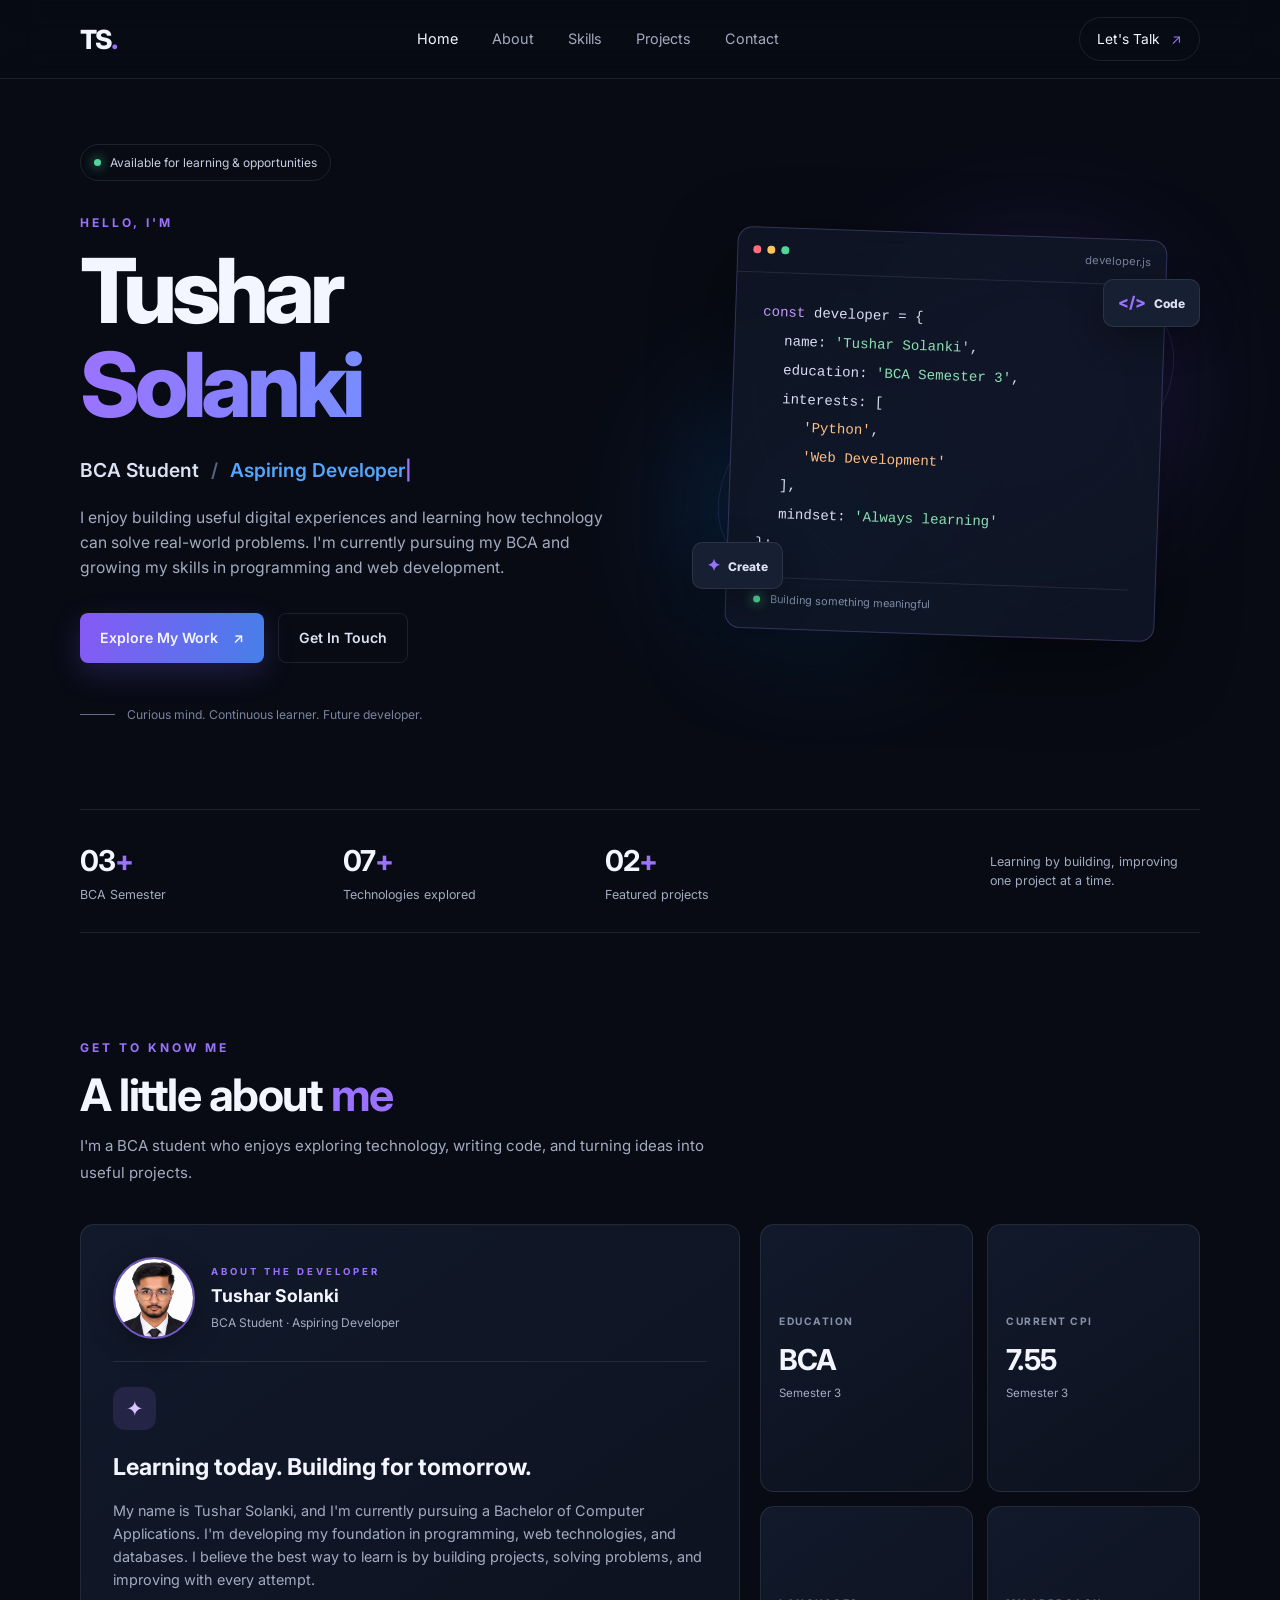
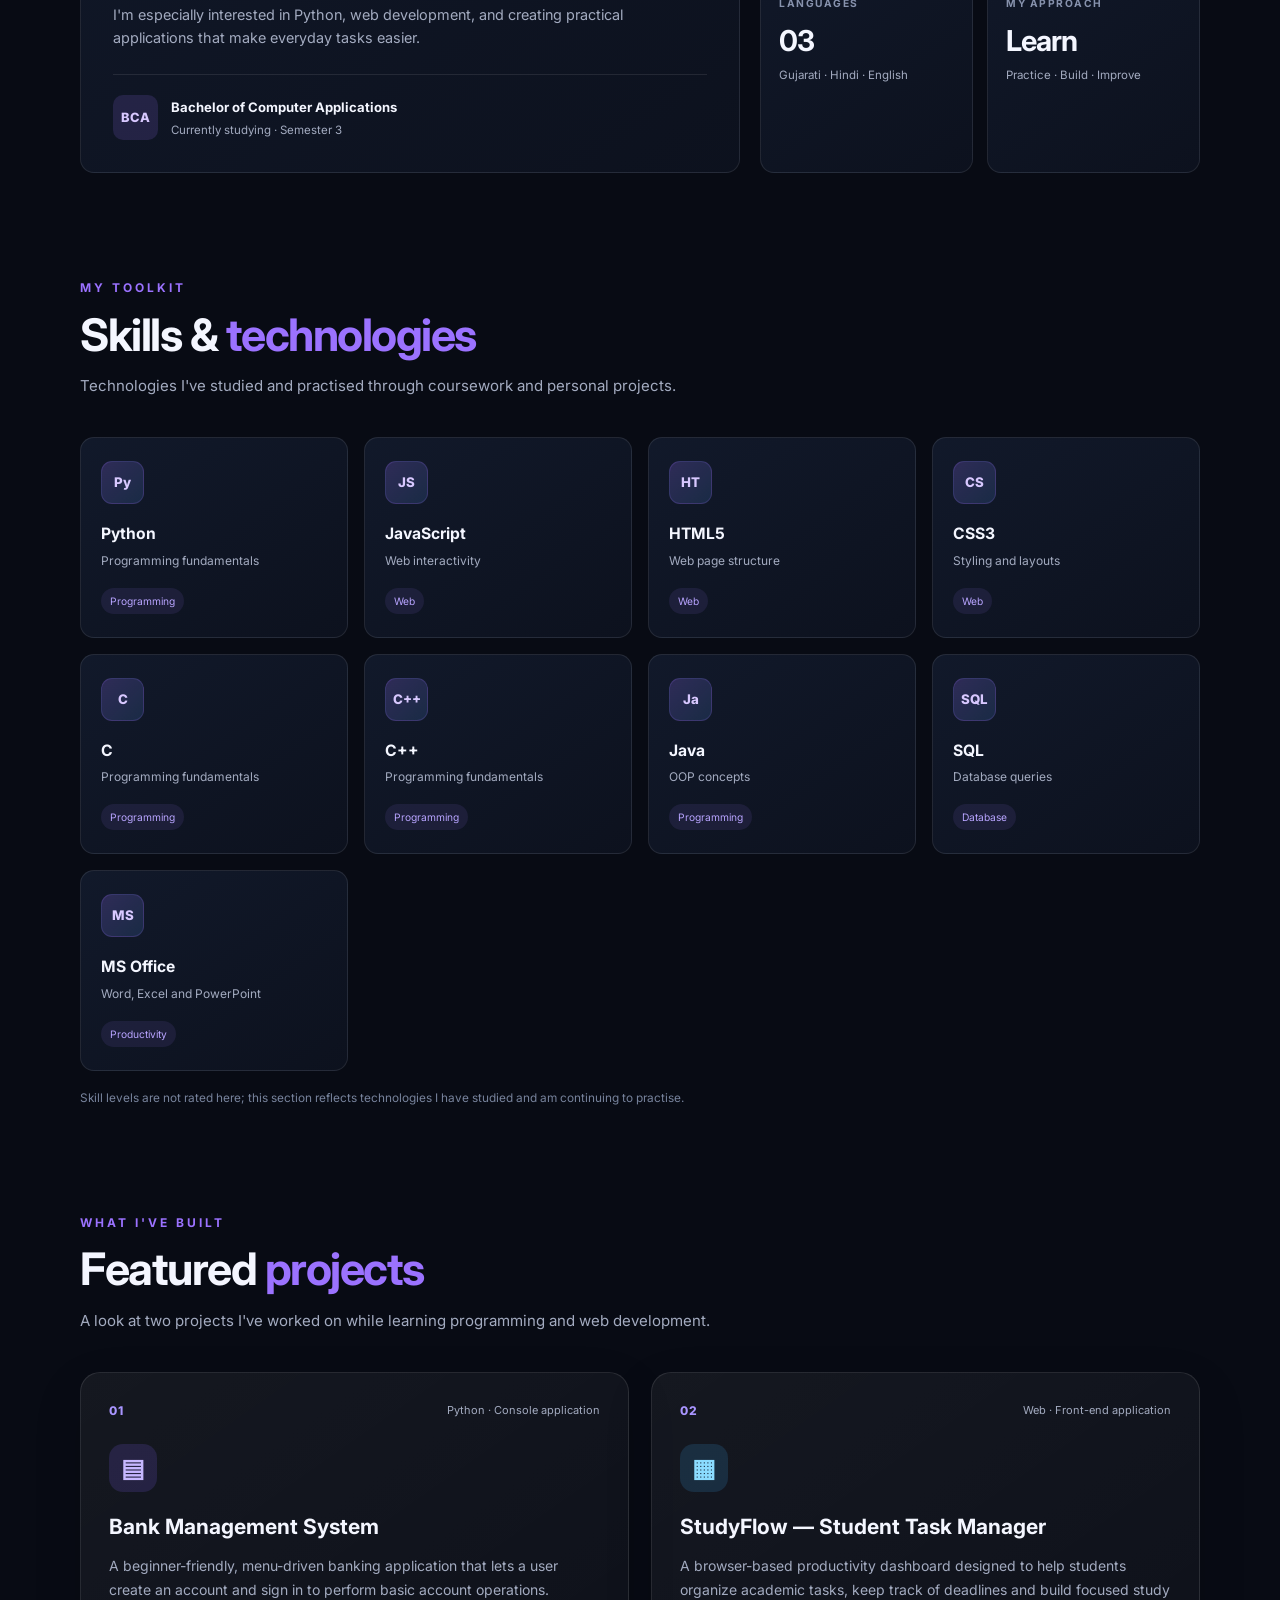
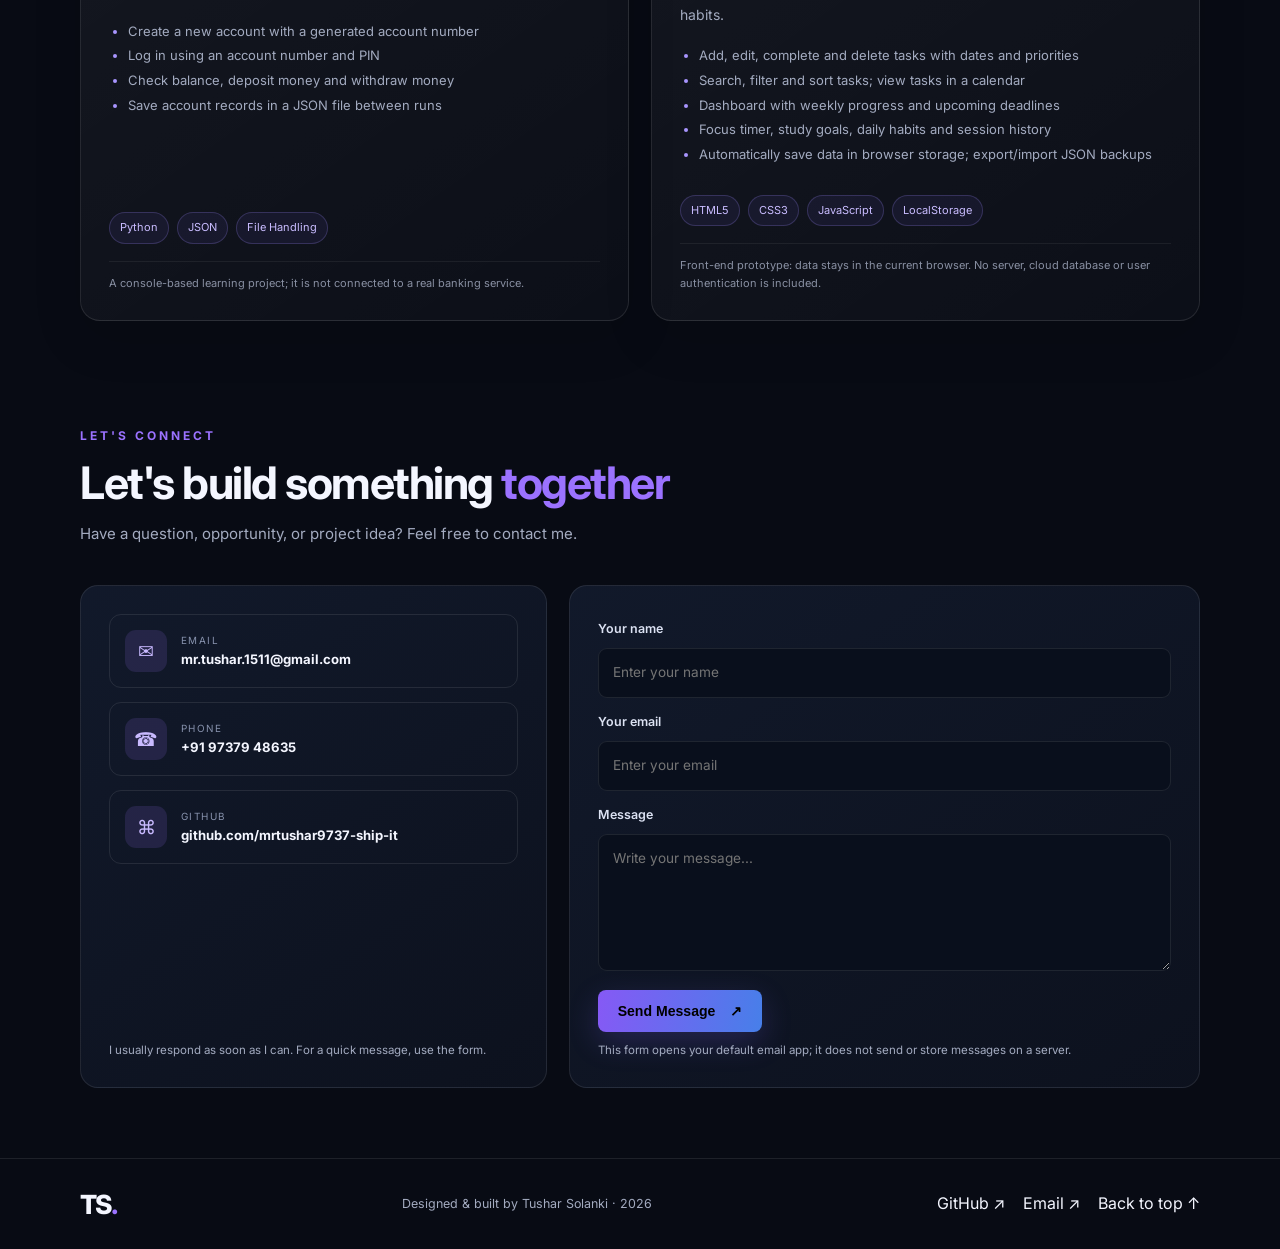
<file: index.html>
<!DOCTYPE html>
<html lang="en">
<head>
  <meta charset="UTF-8">
  <meta name="viewport" content="width=device-width, initial-scale=1.0">
  <meta name="description" content="Tushar Solanki's portfolio — BCA student, aspiring developer, and creator of Python and web development projects.">
  <meta name="keywords" content="Tushar Solanki, BCA student, Python developer, web developer, portfolio">
  <meta name="author" content="Tushar Solanki">
  <meta name="theme-color" content="#080b14">
  <meta property="og:title" content="Tushar Solanki | Developer Portfolio">
  <meta property="og:description" content="BCA student and aspiring developer. Explore my skills and projects.">
  <meta property="og:type" content="website">
  <title>Tushar Solanki | Developer Portfolio</title>
  <link rel="preconnect" href="https://fonts.googleapis.com">
  <link rel="preconnect" href="https://fonts.gstatic.com" crossorigin>
  <link href="https://fonts.googleapis.com/css2?family=Inter:wght@400;500;600;700;800&display=swap" rel="stylesheet">
  <link rel="icon" type="image/svg+xml" href="favicon.svg">
  <link rel="stylesheet" href="style.css">
</head>
<body>
  <header class="site-header">
    <nav class="navbar container" aria-label="Main navigation">
      <a class="logo" href="#home">TS<span>.</span></a>
      <button class="menu-toggle" id="menuToggle" aria-label="Open navigation menu" aria-expanded="false">
        <span></span><span></span><span></span>
      </button>
      <ul class="nav-links" id="navLinks">
        <li><a class="active" href="#home">Home</a></li>
        <li><a href="#about">About</a></li>
        <li><a href="#skills">Skills</a></li>
        <li><a href="#projects">Projects</a></li>
        <li><a href="#contact">Contact</a></li>
      </ul>
      <a class="nav-cta" href="#contact">Let's Talk <span>↗</span></a>
    </nav>
  </header>

  <main>
    <section class="hero container" id="home">
      <div class="hero-copy">
        <div class="availability"><span class="status-dot"></span> Available for learning & opportunities</div>
        <p class="eyebrow">HELLO, I'M</p>
        <h1>Tushar <span>Solanki</span></h1>
        <h2>BCA Student <span class="divider">/</span> <span id="typedRole">Aspiring Developer</span><span class="cursor">|</span></h2>
        <p class="hero-description">
          I enjoy building useful digital experiences and learning how technology
          can solve real-world problems. I'm currently pursuing my BCA and growing
          my skills in programming and web development.
        </p>
        <div class="hero-actions">
          <a class="button button-primary" href="#projects">Explore My Work <span>↗</span></a>
          <a class="button button-secondary" href="#contact">Get In Touch</a>
        </div>
        <div class="social-note">
          <span class="social-line"></span>
          <span>Curious mind. Continuous learner. Future developer.</span>
        </div>
      </div>

      <div class="hero-visual" aria-label="Decorative developer graphic">
        <div class="glow glow-one"></div>
        <div class="glow glow-two"></div>
        <div class="orbit orbit-one"></div>
        <div class="orbit orbit-two"></div>
        <div class="profile-card">
          <div class="card-top"><span></span><span></span><span></span><small>developer.js</small></div>
          <div class="code-content">
            <p><span class="code-purple">const</span> developer = {</p>
            <p class="indent">name: <span class="code-green">'Tushar Solanki'</span>,</p>
            <p class="indent">education: <span class="code-green">'BCA Semester 3'</span>,</p>
            <p class="indent">interests: [</p>
            <p class="indent deeper"><span class="code-orange">'Python'</span>,</p>
            <p class="indent deeper"><span class="code-orange">'Web Development'</span></p>
            <p class="indent">],</p>
            <p class="indent">mindset: <span class="code-green">'Always learning'</span></p>
            <p>};</p>
            <div class="code-footer"><span class="status-dot"></span> Building something meaningful</div>
          </div>
        </div>
        <div class="floating-badge badge-top"> &lt;/&gt; <span>Code</span></div>
        <div class="floating-badge badge-bottom">✦ <span>Create</span></div>
      </div>
    </section>

    <section class="quick-info container" id="highlights">
      <div><strong>03<span>+</span></strong><small>BCA Semester</small></div>
      <div><strong>07<span>+</span></strong><small>Technologies explored</small></div>
      <div><strong>02<span>+</span></strong><small>Featured projects</small></div>
      <p>Learning by building, improving one project at a time.</p>
    </section>

    <section class="section container" id="about">
      <div class="section-heading">
        <p class="eyebrow">GET TO KNOW ME</p>
        <h2>A little about <span>me</span></h2>
        <p class="section-intro">I'm a BCA student who enjoys exploring technology, writing code, and turning ideas into useful projects.</p>
      </div>
      <div class="about-grid">
        <article class="about-card about-main-card">
          <div class="about-profile"><img src="./tushar-profile.png" alt="Portrait of Tushar Solanki"><div><span class="eyebrow">ABOUT THE DEVELOPER</span><strong>Tushar Solanki</strong><small>BCA Student · Aspiring Developer</small></div></div>
          <div class="about-icon">✦</div>
          <h3>Learning today. Building for tomorrow.</h3>
          <p>My name is Tushar Solanki, and I'm currently pursuing a Bachelor of Computer Applications. I'm developing my foundation in programming, web technologies, and databases. I believe the best way to learn is by building projects, solving problems, and improving with every attempt.</p>
          <p>I'm especially interested in Python, web development, and creating practical applications that make everyday tasks easier.</p>
          <div class="education-inline">
            <span class="education-mark">BCA</span>
            <div><strong>Bachelor of Computer Applications</strong><small>Currently studying · Semester 3</small></div>
          </div>
        </article>
        <div class="about-facts">
          <article class="fact-card"><span class="fact-label">EDUCATION</span><strong>BCA</strong><small>Semester 3</small></article>
          <article class="fact-card"><span class="fact-label">CURRENT CPI</span><strong>7.55</strong><small>Semester 3</small></article>
          <article class="fact-card"><span class="fact-label">LANGUAGES</span><strong>03</strong><small>Gujarati · Hindi · English</small></article>
          <article class="fact-card"><span class="fact-label">MY APPROACH</span><strong>Learn</strong><small>Practice · Build · Improve</small></article>
        </div>
      </div>
    </section>

    <section class="section container" id="skills">
      <div class="section-heading">
        <p class="eyebrow">MY TOOLKIT</p>
        <h2>Skills & <span>technologies</span></h2>
        <p class="section-intro">Technologies I've studied and practised through coursework and personal projects.</p>
      </div>
      <div class="skills-grid">
        <article class="skill-card"><div class="skill-symbol">Py</div><h3>Python</h3><p>Programming fundamentals</p><span class="skill-tag">Programming</span></article>
        <article class="skill-card"><div class="skill-symbol">JS</div><h3>JavaScript</h3><p>Web interactivity</p><span class="skill-tag">Web</span></article>
        <article class="skill-card"><div class="skill-symbol">HT</div><h3>HTML5</h3><p>Web page structure</p><span class="skill-tag">Web</span></article>
        <article class="skill-card"><div class="skill-symbol">CS</div><h3>CSS3</h3><p>Styling and layouts</p><span class="skill-tag">Web</span></article>
        <article class="skill-card"><div class="skill-symbol">C</div><h3>C</h3><p>Programming fundamentals</p><span class="skill-tag">Programming</span></article>
        <article class="skill-card"><div class="skill-symbol">C++</div><h3>C++</h3><p>Programming fundamentals</p><span class="skill-tag">Programming</span></article>
        <article class="skill-card"><div class="skill-symbol">Ja</div><h3>Java</h3><p>OOP concepts</p><span class="skill-tag">Programming</span></article>
        <article class="skill-card"><div class="skill-symbol">SQL</div><h3>SQL</h3><p>Database queries</p><span class="skill-tag">Database</span></article>
        <article class="skill-card"><div class="skill-symbol">MS</div><h3>MS Office</h3><p>Word, Excel and PowerPoint</p><span class="skill-tag">Productivity</span></article>
      </div>
      <p class="skills-note">Skill levels are not rated here; this section reflects technologies I have studied and am continuing to practise.</p>
    </section>
    <section class="section container" id="projects">
      <div class="section-heading">
        <p class="eyebrow">WHAT I'VE BUILT</p>
        <h2>Featured <span>projects</span></h2>
        <p class="section-intro">A look at two projects I've worked on while learning programming and web development.</p>
      </div>
      <div class="project-grid">
        <article class="project-card">
          <div class="project-topline"><span class="project-number">01</span><span class="project-type">Python · Console application</span></div>
          <div class="project-icon bank-icon" aria-hidden="true">▤</div>
          <h3>Bank Management System</h3>
          <p class="project-description">A beginner-friendly, menu-driven banking application that lets a user create an account and sign in to perform basic account operations.</p>
          <ul class="project-features">
            <li>Create a new account with a generated account number</li>
            <li>Log in using an account number and PIN</li>
            <li>Check balance, deposit money and withdraw money</li>
            <li>Save account records in a JSON file between runs</li>
          </ul>
          <div class="project-tags"><span>Python</span><span>JSON</span><span>File Handling</span></div>
          <p class="project-note">A console-based learning project; it is not connected to a real banking service.</p>
        </article>

        <article class="project-card">
          <div class="project-topline"><span class="project-number">02</span><span class="project-type">Web · Front-end application</span></div>
          <div class="project-icon study-icon" aria-hidden="true">▦</div>
          <h3>StudyFlow — Student Task Manager</h3>
          <p class="project-description">A browser-based productivity dashboard designed to help students organize academic tasks, keep track of deadlines and build focused study habits.</p>
          <ul class="project-features">
            <li>Add, edit, complete and delete tasks with dates and priorities</li>
            <li>Search, filter and sort tasks; view tasks in a calendar</li>
            <li>Dashboard with weekly progress and upcoming deadlines</li>
            <li>Focus timer, study goals, daily habits and session history</li>
            <li>Automatically save data in browser storage; export/import JSON backups</li>
          </ul>
          <div class="project-tags"><span>HTML5</span><span>CSS3</span><span>JavaScript</span><span>LocalStorage</span></div>
          <p class="project-note">Front-end prototype: data stays in the current browser. No server, cloud database or user authentication is included.</p>
        </article>
      </div>
    </section>
    <section class="section container" id="contact">
      <div class="section-heading">
        <p class="eyebrow">LET'S CONNECT</p>
        <h2>Let's build something <span>together</span></h2>
        <p class="section-intro">Have a question, opportunity, or project idea? Feel free to contact me.</p>
      </div>
      <div class="contact-grid">
        <div class="contact-details">
          <a class="contact-item" href="mailto:mr.tushar.1511@gmail.com"><span class="contact-icon">✉</span><span><small>EMAIL</small><strong>mr.tushar.1511@gmail.com</strong></span></a>
          <a class="contact-item" href="tel:+919737948635"><span class="contact-icon">☎</span><span><small>PHONE</small><strong>+91 97379 48635</strong></span></a>
          <a class="contact-item" href="https://github.com/mrtushar9737-ship-it" target="_blank" rel="noopener noreferrer"><span class="contact-icon">⌘</span><span><small>GITHUB</small><strong>github.com/mrtushar9737-ship-it</strong></span></a>
          <p class="contact-tip">I usually respond as soon as I can. For a quick message, use the form.</p>
        </div>
        <form class="contact-form" id="contactForm">
          <label for="senderName">Your name</label><input id="senderName" name="name" type="text" placeholder="Enter your name" required maxlength="80">
          <label for="senderEmail">Your email</label><input id="senderEmail" name="email" type="email" placeholder="Enter your email" required maxlength="120">
          <label for="senderMessage">Message</label><textarea id="senderMessage" name="message" rows="5" placeholder="Write your message..." required maxlength="2000"></textarea>
          <button class="button button-primary" type="submit">Send Message <span>↗</span></button>
          <p class="form-status" id="formStatus" role="status" aria-live="polite">This form opens your default email app; it does not send or store messages on a server.</p>
        </form>
      </div>
    </section>
  </main>

  <footer class="footer">
    <div class="container footer-inner">
      <a class="logo" href="#home">TS<span>.</span></a>
      <p>Designed & built by Tushar Solanki · <span id="year"></span></p>
      <div class="footer-social"><a href="https://github.com/mrtushar9737-ship-it" target="_blank" rel="noopener noreferrer">GitHub ↗</a><a href="mailto:mr.tushar.1511@gmail.com">Email ↗</a><a href="#home">Back to top ↑</a></div>
    </div>
  </footer>
  <script src="script.js"></script>
</body>
</html>
</file>
<file: style.css>
* {
  margin: 0;
  padding: 0;
  box-sizing: border-box;
}

:root {
  --bg: #080b14;
  --panel: #101625;
  --text: #f4f6ff;
  --muted: #a3abc0;
  --purple: #9b72ff;
  --blue: #55a6ff;
  --border: rgba(255, 255, 255, 0.09);
}

html { scroll-behavior: smooth; }
body {
  font-family: 'Inter', sans-serif;
  background: var(--bg);
  color: var(--text);
  line-height: 1.6;
  overflow-x: hidden;
}
a { color: inherit; text-decoration: none; }
.container { width: min(1120px, calc(100% - 48px)); margin: 0 auto; }

.site-header {
  position: sticky;
  top: 0;
  z-index: 100;
  background: rgba(8, 11, 20, 0.82);
  backdrop-filter: blur(18px);
  border-bottom: 1px solid var(--border);
}
.navbar { min-height: 78px; display: flex; align-items: center; justify-content: space-between; }
.logo { font-size: 1.65rem; font-weight: 800; letter-spacing: -2px; }
.logo span { color: var(--purple); }
.nav-links { display: flex; gap: 34px; list-style: none; }
.nav-links a { color: var(--muted); font-size: 0.9rem; transition: color .25s; }
.nav-links a:hover, .nav-links a.active { color: var(--text); }
.nav-cta { border: 1px solid var(--border); border-radius: 999px; padding: 10px 17px; font-size: .86rem; }
.nav-cta span { color: var(--purple); margin-left: 7px; }
.menu-toggle { display: none; background: none; border: 0; cursor: pointer; }
.menu-toggle span { display: block; width: 24px; height: 2px; background: white; margin: 5px; }

.hero { min-height: 680px; display: grid; grid-template-columns: 1.05fr .95fr; align-items: center; gap: 50px; padding-top: 65px; padding-bottom: 85px; }
.availability { display: inline-flex; align-items: center; gap: 9px; padding: 8px 13px; border: 1px solid var(--border); border-radius: 99px; color: #c6cde0; font-size: .75rem; margin-bottom: 32px; }
.status-dot { width: 7px; height: 7px; border-radius: 50%; background: #53d69a; box-shadow: 0 0 12px #53d69a; display: inline-block; }
.eyebrow { color: var(--purple); font-size: .75rem; font-weight: 700; letter-spacing: 3px; margin-bottom: 12px; }
.hero h1 { font-size: clamp(3.4rem, 7vw, 5.7rem); line-height: 1.05; letter-spacing: -5px; font-weight: 800; }
.hero h1 span { display: block; background: linear-gradient(100deg, var(--purple), var(--blue)); -webkit-background-clip: text; background-clip: text; color: transparent; }
.hero h2 { margin-top: 22px; font-size: 1.2rem; font-weight: 600; color: #dce2f3; }
.divider { color: #59627a; margin: 0 7px; }
#typedRole { color: var(--blue); }
.cursor { color: var(--purple); animation: blink .8s infinite; }
@keyframes blink { 50% { opacity: 0; } }
.hero-description { max-width: 550px; color: var(--muted); margin-top: 20px; font-size: .98rem; }
.hero-actions { display: flex; gap: 14px; flex-wrap: wrap; margin-top: 32px; }
.button { display: inline-flex; align-items: center; gap: 15px; padding: 13px 20px; border-radius: 8px; font-weight: 600; font-size: .88rem; transition: transform .25s, box-shadow .25s; }
.button:hover { transform: translateY(-3px); }
.button-primary { background: linear-gradient(100deg, #8659f5, #477fe9); box-shadow: 0 10px 30px rgba(111, 91, 235, .23); }
.button-secondary { border: 1px solid var(--border); color: #dce2f3; }
.social-note { display: flex; align-items: center; gap: 12px; color: #78839d; font-size: .76rem; margin-top: 42px; }
.social-line { width: 35px; height: 1px; background: #65708a; }

.hero-visual { min-height: 420px; display: grid; place-items: center; position: relative; }
.glow { position: absolute; border-radius: 50%; filter: blur(70px); opacity: .32; }
.glow-one { width: 240px; height: 240px; background: #784cff; top: 45px; right: 45px; }
.glow-two { width: 220px; height: 220px; background: #168bff; bottom: 20px; left: 20px; }
.orbit { position: absolute; border: 1px solid rgba(150, 130, 255, .18); border-radius: 50%; transform: rotate(-25deg); }
.orbit-one { width: 490px; height: 250px; }
.orbit-two { width: 430px; height: 330px; transform: rotate(42deg); }
.profile-card { position: relative; z-index: 2; width: min(430px, 100%); background: rgba(16, 22, 37, .92); border: 1px solid rgba(163, 145, 255, .25); border-radius: 15px; box-shadow: 0 25px 80px rgba(0,0,0,.45); overflow: hidden; transform: rotate(2deg); }
.card-top { height: 45px; border-bottom: 1px solid var(--border); display: flex; align-items: center; gap: 6px; padding: 0 15px; }
.card-top > span { width: 8px; height: 8px; border-radius: 50%; background: #ff6e78; }
.card-top > span:nth-child(2) { background: #ffc45c; }
.card-top > span:nth-child(3) { background: #54d69a; }
.card-top small { color: #77829a; margin-left: auto; font-size: .7rem; }
.code-content { padding: 25px 27px 22px; font-family: Consolas, monospace; font-size: clamp(.72rem, 1.3vw, .88rem); color: #d9def0; line-height: 2.05; }
.indent { padding-left: 22px; }
.deeper { padding-left: 44px; }
.code-purple { color: #c39bff; }
.code-green { color: #8de0b3; }
.code-orange { color: #ffbd82; }
.code-footer { border-top: 1px solid var(--border); margin-top: 19px; padding-top: 14px; color: #7e8ba5; font: .68rem 'Inter', sans-serif; }
.code-footer .status-dot { margin-right: 7px; }
.floating-badge { position: absolute; z-index: 3; background: #171f32; border: 1px solid var(--border); padding: 10px 14px; border-radius: 10px; box-shadow: 0 12px 35px rgba(0,0,0,.3); color: var(--purple); font-weight: 800; }
.floating-badge span { color: #dce2f3; font-size: .75rem; margin-left: 5px; }
.badge-top { top: 55px; right: 0; animation: float 4s ease-in-out infinite; }
.badge-bottom { bottom: 55px; left: 0; animation: float 4s ease-in-out infinite 1s; }
@keyframes float { 50% { transform: translateY(-12px); } }

.quick-info { display: grid; grid-template-columns: repeat(3, 1fr) 1.4fr; align-items: center; gap: 25px; border-top: 1px solid var(--border); border-bottom: 1px solid var(--border); padding-top: 28px; padding-bottom: 28px; }
.quick-info div { display: flex; flex-direction: column; }
.quick-info strong { font-size: 1.8rem; letter-spacing: -1px; }
.quick-info strong span { color: var(--purple); }
.quick-info small, .quick-info p { color: var(--muted); font-size: .78rem; }
.quick-info p { max-width: 210px; justify-self: end; }
.placeholder-section { padding-top: 100px; padding-bottom: 35px; min-height: 230px; }
.placeholder-section h2 { font-size: 2rem; letter-spacing: -1px; }
.placeholder-section > p:last-child { color: var(--muted); margin-top: 8px; }
.footer { border-top: 1px solid var(--border); margin-top: 70px; }
.footer-inner { min-height: 90px; display: flex; align-items: center; justify-content: space-between; gap: 20px; }
.footer p, .footer-inner > a:last-child { color: var(--muted); font-size: .78rem; }

@media (max-width: 850px) {
  .hero { grid-template-columns: 1fr; padding-top: 70px; gap: 20px; }
  .hero-visual { min-height: 390px; }
  .quick-info { grid-template-columns: repeat(3, 1fr); }
  .quick-info p { grid-column: 1 / -1; justify-self: start; max-width: none; }
}
@media (max-width: 650px) {
  .container { width: min(100% - 34px, 1120px); }
  .navbar { min-height: 70px; }
  .menu-toggle { display: block; margin-left: auto; }
  .nav-cta { display: none; }
  .nav-links { display: none; position: absolute; top: 70px; left: 0; right: 0; background: #0d1220; border-bottom: 1px solid var(--border); padding: 18px 25px 24px; flex-direction: column; gap: 17px; }
  .nav-links.open { display: flex; }
  .hero { min-height: auto; padding-top: 55px; padding-bottom: 45px; }
  .hero h1 { letter-spacing: -3px; }
  .hero h2 { font-size: 1rem; }
  .hero-description { font-size: .9rem; }
  .hero-visual { min-height: 330px; }
  .orbit-one { width: 340px; height: 200px; }
  .orbit-two { width: 300px; height: 260px; }
  .badge-top { right: -4px; top: 25px; }
  .badge-bottom { left: -4px; bottom: 25px; }
  .quick-info { gap: 12px; }
  .quick-info strong { font-size: 1.45rem; }
  .quick-info small { font-size: .68rem; }
  .footer-inner { padding-top: 20px; padding-bottom: 20px; flex-wrap: wrap; }
  .footer p { order: 3; width: 100%; }
}


/* Phase 2: About Me and Skills */
.section { padding-top: 105px; }
.section-heading { max-width: 650px; margin-bottom: 38px; }
.section-heading h2 { font-size: clamp(2rem, 4vw, 2.8rem); letter-spacing: -1.5px; line-height: 1.15; }
.section-heading h2 span { color: var(--purple); }
.section-intro { color: var(--muted); margin-top: 13px; max-width: 590px; font-size: .94rem; }
.about-grid { display: grid; grid-template-columns: 1.2fr .8fr; gap: 20px; }
.about-card, .fact-card, .skill-card { background: linear-gradient(145deg, rgba(18, 26, 44, .96), rgba(13, 18, 31, .96)); border: 1px solid var(--border); border-radius: 14px; }
.about-main-card { padding: 32px; }
.about-icon { width: 43px; height: 43px; display: grid; place-items: center; border-radius: 12px; color: #d6c5ff; background: rgba(155, 114, 255, .14); font-size: 1.3rem; margin-bottom: 22px; }
.about-main-card h3 { font-size: 1.45rem; line-height: 1.35; margin-bottom: 16px; }
.about-main-card p { color: var(--muted); font-size: .9rem; margin-top: 12px; }
.about-facts { display: grid; grid-template-columns: 1fr 1fr; gap: 14px; }
.fact-card { padding: 22px 18px; display: flex; flex-direction: column; justify-content: center; min-height: 145px; }
.fact-label { color: #8792ad; font-size: .64rem; letter-spacing: 1.5px; font-weight: 700; }
.fact-card strong { font-size: 1.8rem; margin: 7px 0 1px; letter-spacing: -1px; }
.fact-card small { color: var(--muted); font-size: .72rem; }
.education-inline { display: flex; align-items: center; gap: 13px; border-top: 1px solid var(--border); margin-top: 25px; padding-top: 20px; }
.education-mark { width: 45px; height: 45px; border-radius: 10px; display: grid; place-items: center; color: #d8c8ff; background: rgba(155, 114, 255, .15); font-weight: 800; font-size: .8rem; }
.education-inline div { display: flex; flex-direction: column; gap: 3px; }
.education-inline strong { font-size: .82rem; }
.education-inline small { color: var(--muted); font-size: .72rem; }
.skills-grid { display: grid; grid-template-columns: repeat(4, 1fr); gap: 16px; }
.skill-card { padding: 23px 20px; transition: transform .25s, border-color .25s, box-shadow .25s; }
.skill-card:hover { transform: translateY(-6px); border-color: rgba(155, 114, 255, .5); box-shadow: 0 16px 38px rgba(0,0,0,.22); }
.skill-symbol { width: 43px; height: 43px; display: grid; place-items: center; border-radius: 11px; color: #d8c8ff; background: linear-gradient(135deg, rgba(155,114,255,.22), rgba(85,166,255,.14)); border: 1px solid rgba(155,114,255,.18); font-weight: 800; font-size: .83rem; margin-bottom: 17px; }
.skill-card h3 { font-size: .98rem; }
.skill-card p { color: var(--muted); font-size: .75rem; margin-top: 4px; min-height: 22px; }
.skill-tag { display: inline-block; margin-top: 15px; padding: 5px 9px; border-radius: 99px; color: #b8a4ff; background: rgba(155,114,255,.1); font-size: .64rem; }
.skills-note { color: #77839c; font-size: .74rem; margin-top: 18px; }
@media (max-width: 850px) {
  .about-grid { grid-template-columns: 1fr; }
  .skills-grid { grid-template-columns: repeat(2, 1fr); }
}
@media (max-width: 520px) {
  .section { padding-top: 75px; }
  .about-main-card { padding: 23px; }
  .about-facts { gap: 10px; }
  .fact-card { min-height: 125px; padding: 16px 13px; }
  .fact-card strong { font-size: 1.55rem; }
  .skills-grid { gap: 11px; }
  .skill-card { padding: 18px 14px; }
}


/* Phase 3 — verified project cards */
.section-intro{max-width:650px;color:var(--muted);line-height:1.75;margin-top:12px}
.project-grid{display:grid;grid-template-columns:repeat(2,minmax(0,1fr));gap:22px;margin-top:34px}
.project-card{position:relative;display:flex;flex-direction:column;padding:28px;border:1px solid rgba(255,255,255,.10);border-radius:20px;background:linear-gradient(145deg,rgba(255,255,255,.055),rgba(255,255,255,.018));box-shadow:0 18px 50px rgba(0,0,0,.12);transition:transform .25s,border-color .25s}
.project-card:hover{transform:translateY(-5px);border-color:rgba(150,120,255,.48)}
.project-topline{display:flex;align-items:center;justify-content:space-between;gap:12px}
.project-number{font-size:12px;font-weight:800;letter-spacing:1px;color:#a995ff}
.project-type{font-size:11px;color:var(--muted);text-align:right}
.project-icon{width:48px;height:48px;display:grid;place-items:center;border-radius:14px;margin:24px 0 18px;font-size:25px;font-weight:700}
.bank-icon{color:#c6b7ff;background:rgba(132,103,255,.16)}
.study-icon{color:#8bdcff;background:rgba(65,172,255,.15)}
.project-card h3{font-size:21px;margin:0 0 10px;color:var(--text)}
.project-description{font-size:14px;line-height:1.75;color:var(--muted);margin:0 0 16px}
.project-features{padding-left:19px;margin:0 0 20px;color:var(--muted);font-size:13px;line-height:1.9}
.project-features li::marker{color:#a995ff}
.project-tags{display:flex;flex-wrap:wrap;gap:8px;margin-top:auto;padding-top:8px}
.project-tags span{font-size:11px;padding:6px 10px;border:1px solid rgba(160,140,255,.22);border-radius:999px;color:#c9bcff;background:rgba(130,105,255,.08)}
.project-note{font-size:11px;line-height:1.6;color:var(--muted);opacity:.82;margin:17px 0 0;padding-top:13px;border-top:1px solid rgba(255,255,255,.08)}
@media(max-width:760px){.project-grid{grid-template-columns:1fr}.project-card{padding:23px}}


/* Phase 4 — profile, contact, accessibility and motion */
.about-profile{display:flex;align-items:center;gap:16px;margin-bottom:25px;padding-bottom:22px;border-bottom:1px solid var(--border)}
.about-profile img{width:82px;height:82px;object-fit:cover;object-position:center 25%;border-radius:50%;border:2px solid rgba(155,114,255,.7);box-shadow:0 8px 28px rgba(0,0,0,.28)}
.about-profile div{display:flex;flex-direction:column;gap:3px}.about-profile .eyebrow{font-size:.6rem;margin:0}.about-profile strong{font-size:1.1rem}.about-profile small{color:var(--muted);font-size:.75rem}
.contact-grid{display:grid;grid-template-columns:.85fr 1.15fr;gap:22px;align-items:stretch}
.contact-details,.contact-form{padding:28px;border:1px solid var(--border);border-radius:18px;background:linear-gradient(145deg,rgba(18,26,44,.96),rgba(13,18,31,.96))}
.contact-details{display:flex;flex-direction:column;gap:14px}.contact-item{display:flex;align-items:center;gap:14px;padding:15px;border:1px solid var(--border);border-radius:12px;transition:border-color .2s,transform .2s}.contact-item:hover{border-color:rgba(155,114,255,.55);transform:translateY(-2px)}
.contact-icon{width:42px;height:42px;display:grid;place-items:center;border-radius:11px;background:rgba(155,114,255,.14);color:#c9baff;font-size:1.2rem}.contact-item span:last-child{min-width:0;display:flex;flex-direction:column}.contact-item small{font-size:.62rem;letter-spacing:1.4px;color:#8792ad}.contact-item strong{font-size:.82rem;overflow-wrap:anywhere}.contact-tip,.form-status{font-size:.72rem;line-height:1.6;color:var(--muted);margin-top:auto;padding-top:12px}
.contact-form{display:flex;flex-direction:column;gap:9px}.contact-form label{font-size:.78rem;color:#dce2f3;font-weight:600;margin-top:5px}.contact-form input,.contact-form textarea{width:100%;padding:13px 14px;color:var(--text);font:inherit;font-size:.85rem;background:#090f1c;border:1px solid var(--border);border-radius:9px;outline:none;resize:vertical}.contact-form input:focus,.contact-form textarea:focus{border-color:var(--purple);box-shadow:0 0 0 3px rgba(155,114,255,.12)}.contact-form button{align-self:flex-start;margin-top:10px;border:0;cursor:pointer}.form-status{margin-top:0;padding-top:0}.footer-social{display:flex;gap:18px;align-items:center}.footer-social a:hover{color:var(--purple)}
.js-reveal{opacity:0;transform:translateY(22px);transition:opacity .65s ease,transform .65s ease}.js-reveal.is-visible{opacity:1;transform:translateY(0)}
.scroll-progress{position:fixed;z-index:200;top:0;left:0;width:0;height:3px;background:linear-gradient(90deg,var(--purple),var(--blue))}
:focus-visible{outline:2px solid var(--blue);outline-offset:4px}
@media(max-width:760px){.contact-grid{grid-template-columns:1fr}.contact-details,.contact-form{padding:21px}}
@media(max-width:520px){.about-profile img{width:68px;height:68px}.footer-social{width:100%;flex-wrap:wrap}}
@media(prefers-reduced-motion:reduce){html{scroll-behavior:auto}*,*::before,*::after{animation-duration:.01ms!important;animation-iteration-count:1!important;transition-duration:.01ms!important}.js-reveal{opacity:1;transform:none}}
</file>
